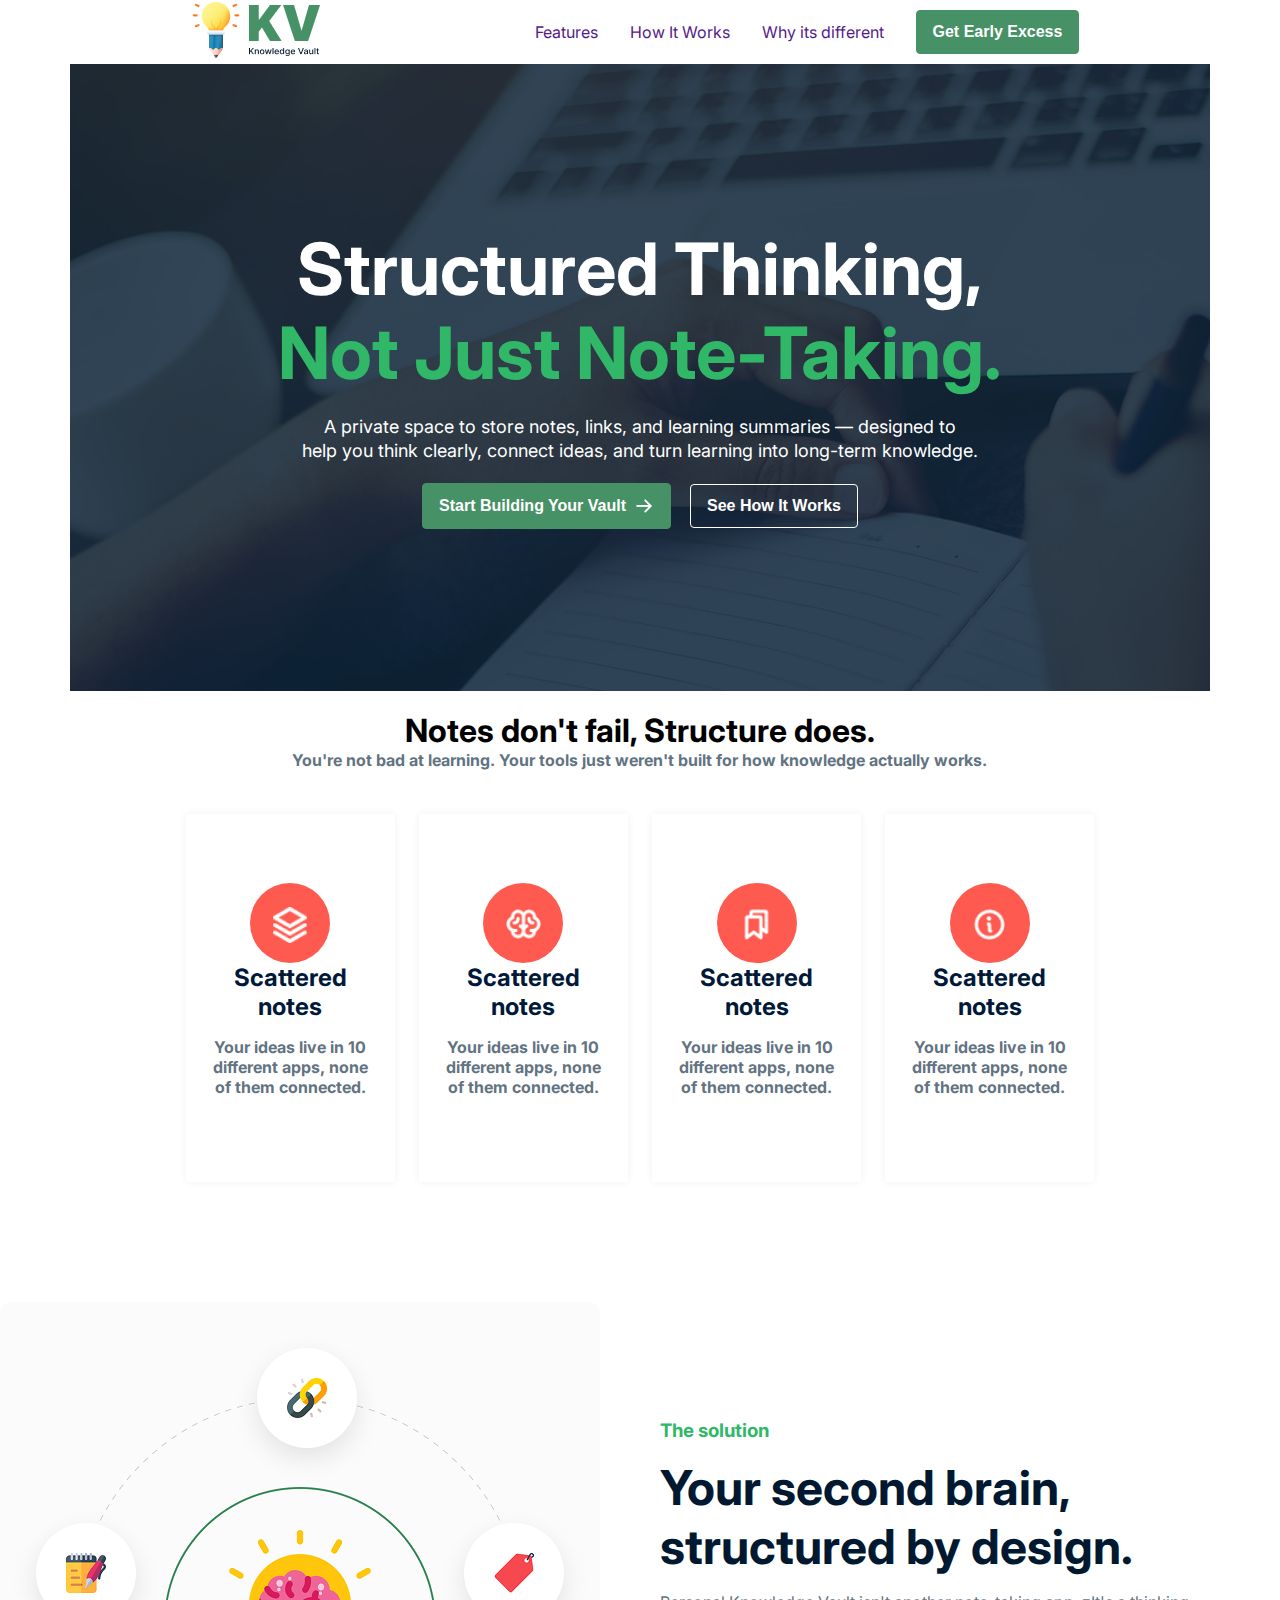
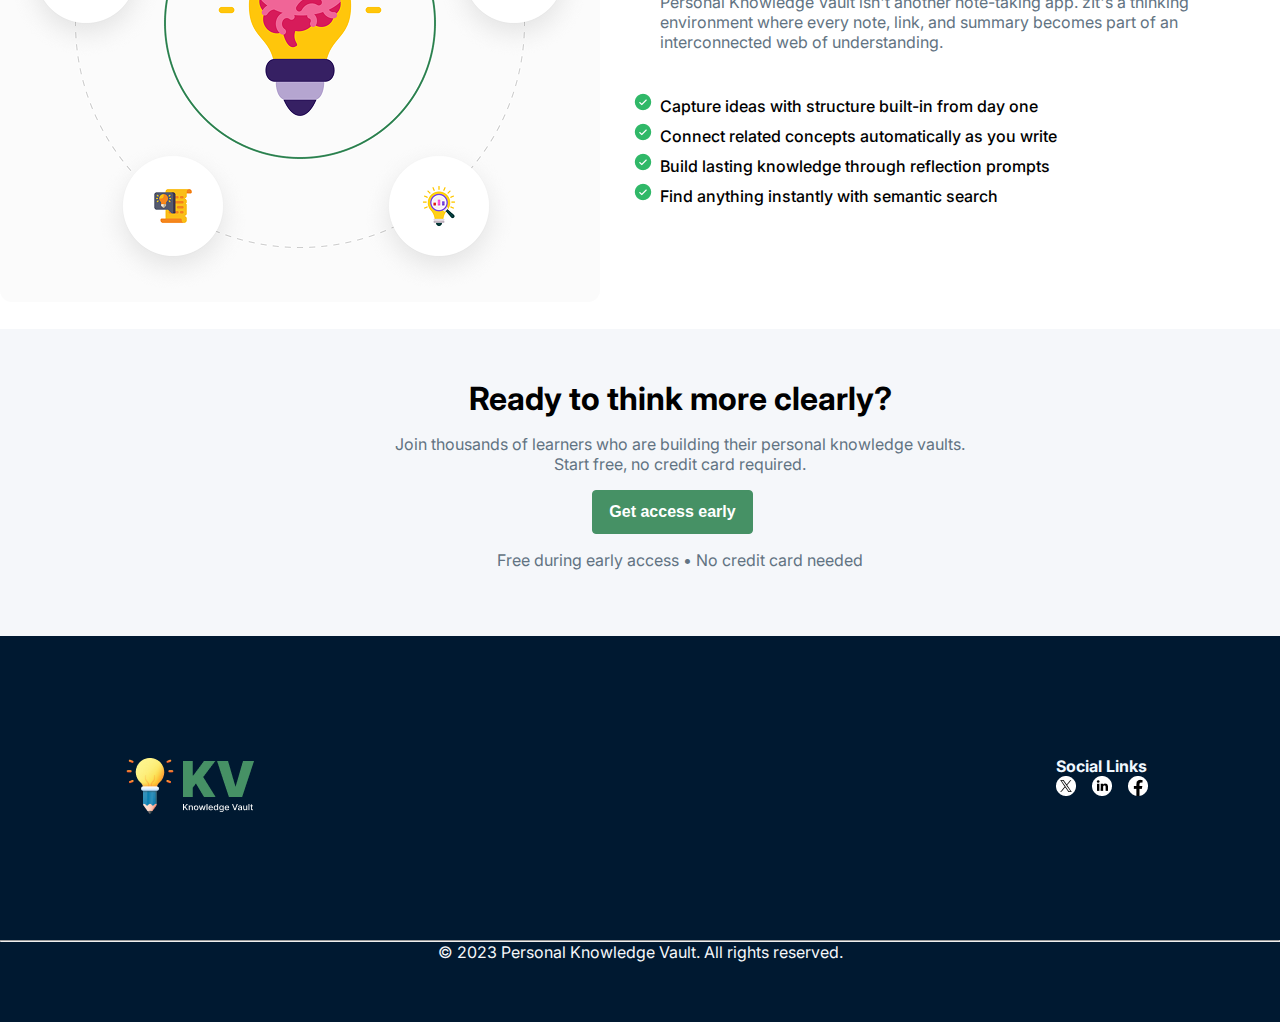
<file: index.html>
<!DOCTYPE html>
<html lang="en">
<head>
    <meta charset="UTF-8">
    <meta name="viewport" content="width=device-width, initial-scale=1.0">
    <title>Document</title>

    <link rel="preconnect" href="https://fonts.googleapis.com">
<link rel="preconnect" href="https://fonts.gstatic.com" crossorigin>
<link href="https://fonts.googleapis.com/css2?family=Inter:ital,opsz,wght@0,14..32,100..900;1,14..32,100..900&family=Roboto:ital,wght@0,100..900;1,100..900&display=swap" rel="stylesheet">

<link rel="stylesheet" href="Styile.css">
</head>
<body class="font-inter">
<header>
    <nav>
        <div class="logo">
<img src="./images/images/assets/logo-navbar.png" alt="">
</div>

<ul class="menu">
    <li><a href="">Features</a></li>
    <li><a href="">How It Works</a></li>
    <li><a href=""> Why its different</a></li>
    <li><button  class="btn">Get Early Excess</button></li>
</ul>
    </nav>
</header>
<main>

<section id="hero-section">
   <div class="hero-section-content">
   <h1> Structured Thinking,<br> <span class="head-text-color">Not Just Note-Taking.</span> </h1>
    <p>A private space to store notes, links, and learning summaries — designed to <br>
help you think clearly, connect ideas, and turn learning into long-term knowledge.</p>
 <div class="button-section">
    <button class="btn">Start Building Your Vault <img src="./images/images/assets/ArrowRight.png" alt=""></button>
    <button class="btn-default">See How It Works</button>
 </div>

 </div> 
</section>


<section class="container">
    <div class="text-container">
        <h1>
Notes don't fail, Structure does.</h1>
<h3>You're not bad at learning. Your tools just weren't built for how knowledge actually works.</h3>
</div>
   <!-- card suru -->

<div class="card-container">
<div class="card-section">
        <div class="icon-box">
        <img src="./images/Vector.png" alt="">
        </div>
        <h1>Scattered notes</h1>
        <h3>Your ideas live in 10 different apps, none of them connected.</h3>
    </div>

    <div class="card-section">
        <div class="icon-box">
        <img src="./images/images/assets/Brain.png" alt="">
        </div>
        <h1>Scattered notes</h1>
        <h3>Your ideas live in 10 different apps, none of them connected.</h3>
    </div>

    <div class="card-section">
        <div class="icon-box">
        <img src="./images/images/assets/Bookmarks.png"alt="">
        </div>
        <h1>Scattered notes</h1>
        <h3>Your ideas live in 10 different apps, none of them connected.</h3>
    </div>

    <div class="card-section">
        <div class="icon-box">
        <img src="./images/images/assets/Info.png" alt="">
        </div>
        <h1>Scattered notes</h1>
        <h3>Your ideas live in 10 different apps, none of them connected.</h3>
    </div>

    </div>
</section>
<!-- Buddi section -->

<section id="third-section">
<div class="picture">
    <img src="./images/images/assets/knowledge.png" alt="">
</div>

<div class="picture-content">
    <h3>The solution</h3>
    <h1>Your second brain,
structured by design.</h1>
<h4>Personal Knowledge Vault isn't another note-taking app. zIt's a thinking environment where every note, link, and summary becomes part of an interconnected web of understanding.</h3>
<ul>
    <li>Capture ideas with structure built-in from day one</li>
    <li>Connect related concepts automatically as you write</li>
    <li>Build lasting knowledge through reflection prompts</li>
    <li>Find anything instantly with semantic search</li>
</ul>
</div>
</section>

<section class="fourth-section">
    <h1>Ready to think more clearly?</h1>
    <h4>Join thousands of learners who are building their personal knowledge vaults. <br>Start free, no credit card required.</h4>
    <button class="btn">Get access early</button>
    <h4>Free during early access • No credit card needed</h4>
</section>


</main>


    <footer class="foot-container">
  <div class="footer-container">

    <div class="footer-left">
    <img src="./images/images/assets/logo-footer.png" alt="">
    
    </div>

    <div class="footer-right">
      <h4>Social Links</h4>
      <ul class="social-links">
        <li><a href=""><img src="./images/images/assets/Twitter.png" alt=""></a></li>

        <li><a href=""><img src="./images/images/assets/linkdlen.png" alt=""></a></li>
        <li><a href=""><img src="./images/images/assets/facebook.png" alt=""></a></li>
      </ul>
    </div>

  </div>

  <hr>

  <p class="copyright">
    © 2023 Personal Knowledge Vault. All rights reserved.
  </p>
</footer>






    
</body>
</html>
</file>
<file: Styile.css>
*
{
  margin: 0;
  padding: 0;
  box-sizing: border-box;
}
.btn{
background-color:  #469165;
border: none;

border-radius: 4px;
 padding: 12px 16px;

 font-size:16px;
font-weight:600;
color: white;

  display: inline-flex;
  align-items: center;
  justify-content: center;
  gap: 8px;
  border: 1px solid #469165;
    margin-right: 15px;

}

.btn-default{
 /* background-color:none;
border:1px solid #fdfbfb;
border-radius: 4px;
 padding: 12px 16px;
 font-size:16px;
font-weight:600;  */
background-color:transparent;
border-radius: 4px;
 padding: 12px 16px;
font-size:16px;
font-weight:600;
color:white;
align-items: center;
border: 1px solid white;
padding: 12px 16px;
} 





.btn .pic {
  display: flex;
  width: 16px;
  height: auto;
  align-items: center;
  text-align: center;
}

  .button-section .btn {
    
    align-items: center;
  }






/*shared style*/
.font-inter {
  font-family: "Inter", sans-serif;
  font-optical-sizing: auto;}
 
header{
  padding top:16px;
}
nav{
  width: 71%;
  max-width:1140px ;
  
  margin: 0 auto;
  display: flex;
  justify-content:space-between ;
align-items: center;
 
}

.logo
{
  width:139px;
}

nav .menu{
  display: flex;
  list-style-type:none ;
  gap:32px;
  align-items: center;

}

nav .menu a{
text-decoration:none ;

}

#hero-section{
width: 71%;
max-width: 1140px;
align-items: center;
text-align: center;
justify-content: center;
margin: 0px auto;



}


#hero-section .hero-section-main-container .button-section {
  align-items: center;
}

#hero-section {
  background-image:url(images/images/assets/hero-bg.png);
background-size: cover;
height:627px;
width: 100%;
  display: flex;
  justify-content: center;
  align-items: center;
}



#hero-section .hero-section-content h1 {
   
  font-weight: 700;
  font-style: bold;
  font-size: 72px;
  line-height: 84px;
  color: #FFFFFF;
}

#hero-section .hero-section-content h1 .head-text-color {
   
  font-weight: 700;
  font-style: bold;
  font-size: 72px;
  line-height: 84px;
  color:#30B868;
  line-height: 84px;
}

/*margin: 115px 120px 179px;*/

#hero-section .hero-section-content p 
{
  font-weight: 400px;
  font-style: normal;
  font-size: 18px;
  line-height: 24px;
  color: #FFFFFF;
}


#hero-section .hero-section-content {
  width: 1360px;
  display: flex;
  flex-direction: column;
  align-items: center;
  gap: 20px;
  text-align: center;
}
/* card section suru */


.container .card-container .card-section h1 {
  color: #001939;
  font-size: 24px;
  }

  .container .card-container .card-section h3 {
  color: #627382;
  font-size: 16px;
  }

.icon-box {
  width: 80px;
  height: 80px;
  background-color: #ff5a4f;
  border-radius: 50%;

  text-align: center;
  line-height: 80px;
}

.icon-box img {
  width: 35px;
  vertical-align: middle;
}

  .container {
 width: 71%;
max-width: 1140px;
    margin-top:20px;
    margin-left: auto;
    margin-right: auto;
  }

    .container .text-container  h3 {
  color: #627382;
  font-size: 16px;
 }

    .container .text-container{
 
max-width: 1140px;
  flex-direction: column;
  align-items: center;
  text-align: center;

    }

    .container .card-container {
      display: flex;
     margin-top:44px;
     gap: 24px;
  text-align: center;
    }

     .container .card-container .card-section {
      padding: 69px 24px;
      width: 322px;
      box-shadow: 0px 0px 8px #0000000F;

      
     }

     .container .card-container .card-section .icon-box{
      margin-bottom: 16px;
      margin: 0 auto;
    }
     .container .card-container .card-section h1,h3 {

       margin-bottom: 16px;
      }



      #third-section {
  display: flex;
  width: 1360px;
height:627px;
width: 100%;
margin-top: 120px;
gap:60px;
}

#third-section .picture-content {
width: 100%;
display: flex;
flex-direction: column;
justify-content: center;
align-items: flex-start;
text-align: left;
margin: 0px auto;

}





#third-section .picture-content h3{
    
  color: #30B868;
  margin-bottom: 16px;
}
#third-section .picture-content h1 {
  color: #001931;
  font-weight: 700;
   margin-bottom: 16px;
   font-size: 48px;
}

#third-section .picture-content h4 {
    color:#627382;
  font-weight: 400;
   margin-bottom: 40px;
   font-size: 16px;

}

#third-section .picture-content ul{
  font-weight: 500;
  font-size: 16px;
  line-height: 20px;
  font-style: normal;
list-style-image: url(./images/images/assets/CheckCircle.png) ;
}

#third-section .picture-content ul li {
    margin-bottom: 6px; }  
    
    
    .fourth-section .btn {
      margin-bottom: 16px;
    }


.fourth-section {
    text-align: center;  
    padding: 50px 20px;  
    background-color: #f5f7fa;
    width: 1360px;
    margin: 0px auto;
}

.fourth-section h1 {
    margin-bottom: 16px;

}

.fourth-section h4 {
 color:#627382;
  font-weight: 400;
   
   font-size: 16px;
   margin-bottom: 16px;
}

.footer-container {
  background-color: #001931;
  display: flex;
  justify-content: space-between;
  padding: 120px;
}

.foot-container {
  background-color: #001931;
padding-bottom:30px;


}

.foot-container .copyright{
display: block;
max-width: 1140px;
margin:0 auto 30px;
padding: 0 20px;        
text-align: center;
color: #f5f7fa;

}

.footer-container li{
  list-style:none;
  display: inline-block;
  margin-right: 12px;
}

.footer-right h4{
  color: aliceblue;
}
  
.copyright{
  margin-top:16px;
}
</file>
